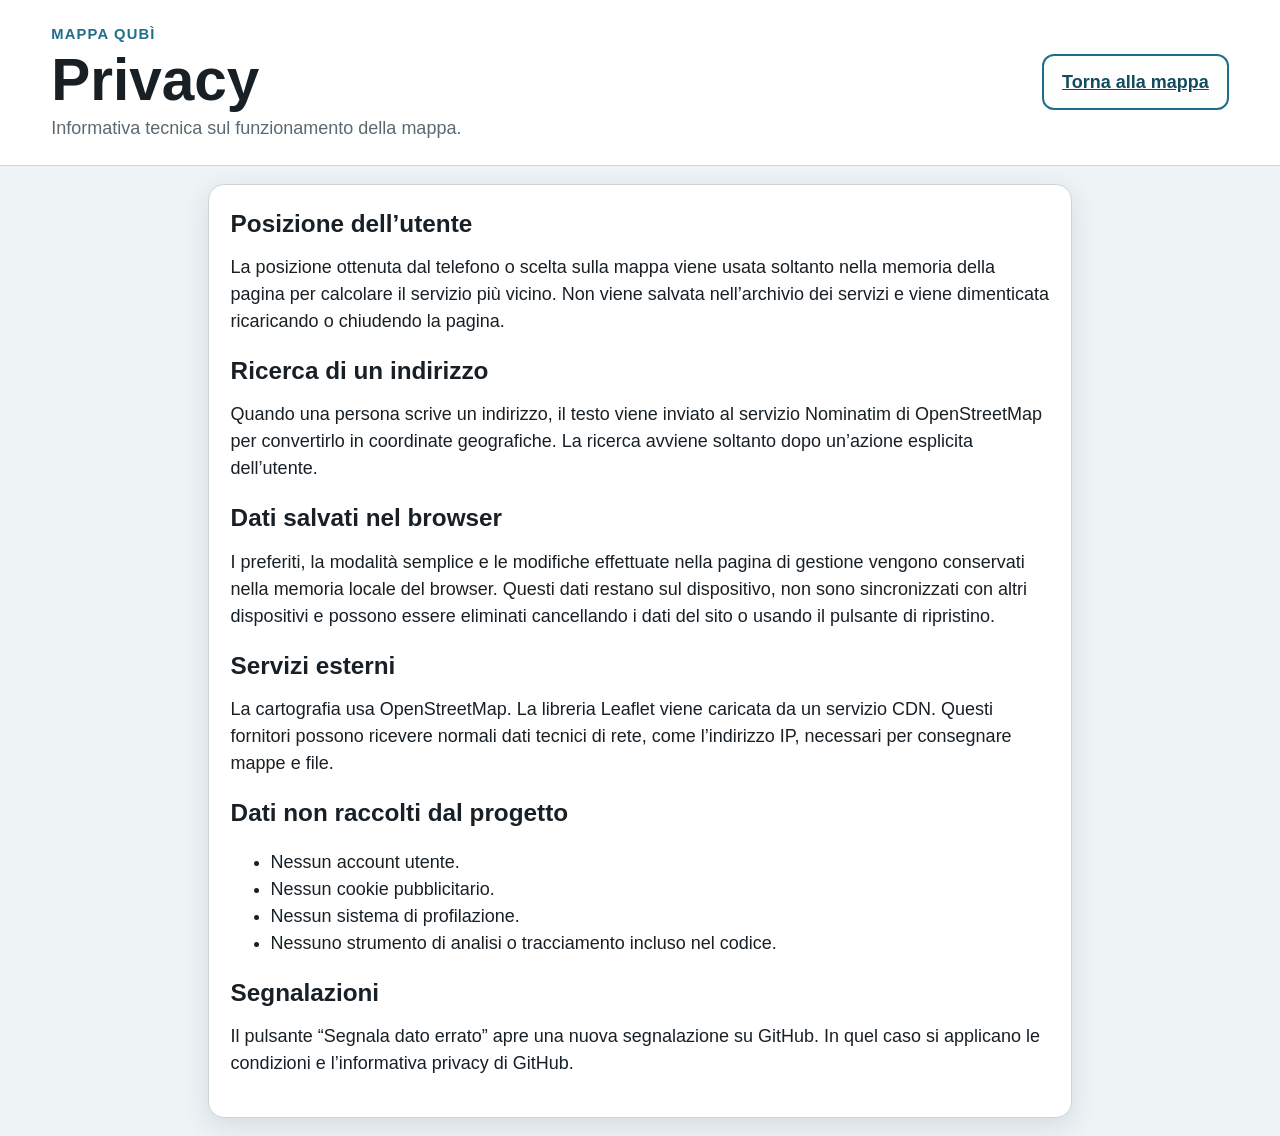
<file: privacy.html>
<!doctype html>
<html lang="it">
<head>
  <meta charset="utf-8">
  <meta name="viewport" content="width=device-width,initial-scale=1">
  <meta name="theme-color" content="#1f6f8b">
  <title>Privacy · Mappa QuBì</title>
  <link rel="stylesheet" href="./styles.css?v=7">
  <link rel="stylesheet" href="./admin.css?v=7">
  <style>
    .privacy-page{max-width:900px;margin:0 auto;padding:1rem}.privacy-page article{padding:1.2rem;border:1px solid var(--border);border-radius:16px;background:#fff;box-shadow:var(--shadow)}
  </style>
</head>
<body>
  <header class="app-header">
    <div><p class="eyebrow">Mappa QuBì</p><h1>Privacy</h1><p class="subtitle">Informativa tecnica sul funzionamento della mappa.</p></div>
    <a class="button secondary" href="./index.html">Torna alla mappa</a>
  </header>
  <main class="privacy-page">
    <article>
      <h2>Posizione dell’utente</h2>
      <p>La posizione ottenuta dal telefono o scelta sulla mappa viene usata soltanto nella memoria della pagina per calcolare il servizio più vicino. Non viene salvata nell’archivio dei servizi e viene dimenticata ricaricando o chiudendo la pagina.</p>

      <h2>Ricerca di un indirizzo</h2>
      <p>Quando una persona scrive un indirizzo, il testo viene inviato al servizio Nominatim di OpenStreetMap per convertirlo in coordinate geografiche. La ricerca avviene soltanto dopo un’azione esplicita dell’utente.</p>

      <h2>Dati salvati nel browser</h2>
      <p>I preferiti, la modalità semplice e le modifiche effettuate nella pagina di gestione vengono conservati nella memoria locale del browser. Questi dati restano sul dispositivo, non sono sincronizzati con altri dispositivi e possono essere eliminati cancellando i dati del sito o usando il pulsante di ripristino.</p>

      <h2>Servizi esterni</h2>
      <p>La cartografia usa OpenStreetMap. La libreria Leaflet viene caricata da un servizio CDN. Questi fornitori possono ricevere normali dati tecnici di rete, come l’indirizzo IP, necessari per consegnare mappe e file.</p>

      <h2>Dati non raccolti dal progetto</h2>
      <ul>
        <li>Nessun account utente.</li>
        <li>Nessun cookie pubblicitario.</li>
        <li>Nessun sistema di profilazione.</li>
        <li>Nessuno strumento di analisi o tracciamento incluso nel codice.</li>
      </ul>

      <h2>Segnalazioni</h2>
      <p>Il pulsante “Segnala dato errato” apre una nuova segnalazione su GitHub. In quel caso si applicano le condizioni e l’informativa privacy di GitHub.</p>
    </article>
  </main>
</body>
</html>
</file>
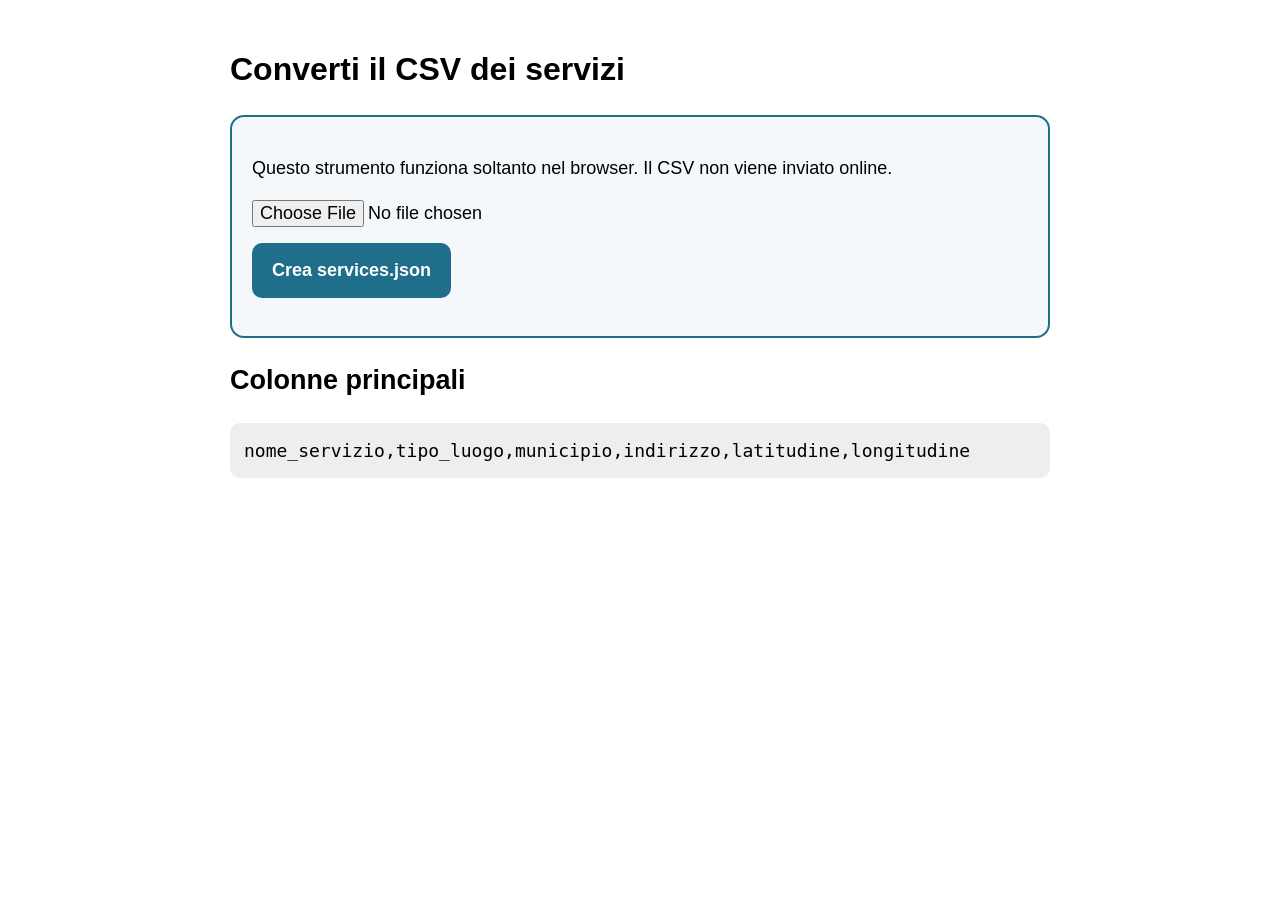
<file: strumenti/converti-csv.html>
<!doctype html>
<html lang="it">
<head>
  <meta charset="utf-8">
  <meta name="viewport" content="width=device-width,initial-scale=1">
  <title>Converti CSV in services.json</title>
  <style>
    body{max-width:820px;margin:0 auto;padding:24px;font:18px Arial;line-height:1.5}
    h1{font-size:2rem}
    .box{padding:20px;border:2px solid #1f6f8b;border-radius:14px;background:#f4f8fa}
    input,button{font:inherit}
    button{display:block;margin-top:16px;padding:14px 20px;border:0;border-radius:10px;color:#fff;background:#1f6f8b;font-weight:700;cursor:pointer}
    pre{white-space:pre-wrap;background:#eee;padding:14px;border-radius:10px}
  </style>
</head>
<body>
  <h1>Converti il CSV dei servizi</h1>
  <div class="box">
    <p>Questo strumento funziona soltanto nel browser. Il CSV non viene inviato online.</p>
    <input id="file" type="file" accept=".csv,text/csv">
    <button id="convert" type="button">Crea services.json</button>
    <p id="status"></p>
  </div>
  <h2>Colonne principali</h2>
  <pre>nome_servizio,tipo_luogo,municipio,indirizzo,latitudine,longitudine</pre>

<script>
function parseCsv(text) {
  const rows=[]; let row=[]; let field=""; let quoted=false;
  for(let i=0;i<text.length;i++){
    const c=text[i], n=text[i+1];
    if(c === '"' && quoted && n === '"'){ field+='"'; i++; }
    else if(c === '"'){ quoted=!quoted; }
    else if(c === ',' && !quoted){ row.push(field); field=""; }
    else if((c === '\n' || c === '\r') && !quoted){
      if(c === '\r' && n === '\n') i++;
      row.push(field); if(row.some(v=>v!=="")) rows.push(row);
      row=[]; field="";
    } else field+=c;
  }
  row.push(field); if(row.some(v=>v!=="")) rows.push(row);
  if(rows.length<2) return [];
  const headers=rows[0].map(h=>h.replace(/^\uFEFF/,"").trim());
  return rows.slice(1).map(values=>{
    const obj={};
    headers.forEach((h,i)=>obj[h]=values[i]??"");
    ["latitudine","longitudine"].forEach(key=>{
      if(obj[key] !== "") obj[key]=Number(String(obj[key]).replace(",","."));
    });
    return obj;
  });
}

document.getElementById("convert").addEventListener("click", async()=>{
  const file=document.getElementById("file").files[0];
  const status=document.getElementById("status");
  if(!file){ status.textContent="Seleziona prima un CSV."; return; }
  try{
    const records=parseCsv(await file.text());
    if(!records.length) throw new Error("Nessuna riga trovata.");
    const blob=new Blob([JSON.stringify(records,null,2)],{type:"application/json"});
    const url=URL.createObjectURL(blob);
    const a=document.createElement("a");
    a.href=url; a.download="services.json"; a.click();
    URL.revokeObjectURL(url);
    status.textContent=`Creato services.json con ${records.length} righe.`;
  }catch(error){
    status.textContent=`Errore: ${error.message}`;
  }
});
</script>
</body>
</html>
</file>
<file: styles.css>
/* ================================================================
   LEAFLET CSS LOCALE
   Evita che la mappa dipenda dal foglio di stile esterno del CDN.
   ================================================================ */

.leaflet-pane,
.leaflet-tile,
.leaflet-marker-icon,
.leaflet-marker-shadow,
.leaflet-tile-container,
.leaflet-pane > svg,
.leaflet-pane > canvas,
.leaflet-zoom-box,
.leaflet-image-layer,
.leaflet-layer {
  position: absolute;
  left: 0;
  top: 0;
}

.leaflet-container {
  overflow: hidden;
  -webkit-tap-highlight-color: transparent;
  background: #ddd;
  outline-offset: 1px;
}

.leaflet-tile,
.leaflet-marker-icon,
.leaflet-marker-shadow {
  user-select: none;
  -webkit-user-drag: none;
}

.leaflet-tile::selection {
  background: transparent;
}

.leaflet-marker-icon,
.leaflet-marker-shadow {
  display: block;
}

.leaflet-container .leaflet-overlay-pane svg {
  max-width: none !important;
  max-height: none !important;
}

.leaflet-container .leaflet-marker-pane img,
.leaflet-container .leaflet-shadow-pane img,
.leaflet-container .leaflet-tile-pane img,
.leaflet-container img.leaflet-image-layer,
.leaflet-container .leaflet-tile {
  max-width: none !important;
  max-height: none !important;
  width: auto;
  padding: 0;
}

.leaflet-container img.leaflet-tile {
  mix-blend-mode: plus-lighter;
}

.leaflet-tile {
  filter: inherit;
  visibility: hidden;
}

.leaflet-tile-loaded {
  visibility: inherit;
}

.leaflet-zoom-box {
  width: 0;
  height: 0;
  box-sizing: border-box;
  z-index: 800;
  border: 2px dotted #38f;
  background: rgba(255, 255, 255, .5);
}

.leaflet-overlay-pane svg {
  user-select: none;
}

.leaflet-pane { z-index: 400; }
.leaflet-tile-pane { z-index: 200; }
.leaflet-overlay-pane { z-index: 400; }
.leaflet-shadow-pane { z-index: 500; }
.leaflet-marker-pane { z-index: 600; }
.leaflet-tooltip-pane { z-index: 650; }
.leaflet-popup-pane { z-index: 700; }

.leaflet-map-pane canvas { z-index: 100; }
.leaflet-map-pane svg { z-index: 200; }

.leaflet-control {
  position: relative;
  z-index: 800;
  pointer-events: auto;
}

.leaflet-top,
.leaflet-bottom {
  position: absolute;
  z-index: 1000;
  pointer-events: none;
}

.leaflet-top { top: 0; }
.leaflet-right { right: 0; }
.leaflet-bottom { bottom: 0; }
.leaflet-left { left: 0; }

.leaflet-control {
  float: left;
  clear: both;
}

.leaflet-right .leaflet-control { float: right; }
.leaflet-top .leaflet-control { margin-top: 10px; }
.leaflet-bottom .leaflet-control { margin-bottom: 10px; }
.leaflet-left .leaflet-control { margin-left: 10px; }
.leaflet-right .leaflet-control { margin-right: 10px; }

.leaflet-fade-anim .leaflet-popup {
  opacity: 0;
  transition: opacity .2s linear;
}

.leaflet-fade-anim .leaflet-map-pane .leaflet-popup {
  opacity: 1;
}

.leaflet-zoom-animated {
  transform-origin: 0 0;
}

.leaflet-zoom-anim .leaflet-zoom-animated {
  transition: transform .25s cubic-bezier(0, 0, .25, 1);
}

.leaflet-zoom-anim .leaflet-tile,
.leaflet-pan-anim .leaflet-tile {
  transition: none;
}

.leaflet-zoom-anim .leaflet-zoom-hide {
  visibility: hidden;
}

.leaflet-interactive {
  cursor: pointer;
}

.leaflet-grab {
  cursor: grab;
}

.leaflet-crosshair,
.leaflet-crosshair .leaflet-interactive {
  cursor: crosshair;
}

.leaflet-dragging .leaflet-grab,
.leaflet-dragging .leaflet-grab .leaflet-interactive {
  cursor: grabbing;
}

.leaflet-marker-icon,
.leaflet-marker-shadow,
.leaflet-image-layer,
.leaflet-pane > svg path,
.leaflet-tile-container {
  pointer-events: none;
}

.leaflet-marker-icon.leaflet-interactive,
.leaflet-image-layer.leaflet-interactive,
.leaflet-pane > svg path.leaflet-interactive,
svg.leaflet-image-layer.leaflet-interactive path {
  pointer-events: auto;
}

.leaflet-bar {
  box-shadow: 0 1px 5px rgba(0, 0, 0, .65);
  border-radius: 4px;
}

.leaflet-bar a {
  display: block;
  width: 30px;
  height: 30px;
  border-bottom: 1px solid #ccc;
  color: #000;
  background: #fff;
  text-align: center;
  text-decoration: none;
  line-height: 30px;
}

.leaflet-bar a:hover,
.leaflet-bar a:focus {
  background: #f4f4f4;
}

.leaflet-bar a:first-child {
  border-top-left-radius: 4px;
  border-top-right-radius: 4px;
}

.leaflet-bar a:last-child {
  border-bottom: none;
  border-bottom-left-radius: 4px;
  border-bottom-right-radius: 4px;
}

.leaflet-bar a.leaflet-disabled {
  cursor: default;
  color: #bbb;
  background: #f4f4f4;
}

.leaflet-control-zoom-in,
.leaflet-control-zoom-out {
  font: bold 22px/30px Arial, Helvetica, sans-serif;
  text-indent: 1px;
}

.leaflet-control-attribution {
  margin: 0;
  padding: 0 5px;
  color: #333;
  background: rgba(255, 255, 255, .8);
  font-size: 11px;
  line-height: 1.4;
}

.leaflet-control-attribution a {
  color: #0078a8;
  text-decoration: none;
}

.leaflet-control-attribution a:hover {
  text-decoration: underline;
}

.leaflet-popup {
  position: absolute;
  margin-bottom: 20px;
  text-align: center;
}

.leaflet-popup-content-wrapper {
  padding: 1px;
  border-radius: 12px;
  background: #fff;
  box-shadow: 0 3px 14px rgba(0, 0, 0, .4);
  text-align: left;
}

.leaflet-popup-content {
  min-width: 160px;
  margin: 13px 24px 13px 20px;
  line-height: 1.4;
}

.leaflet-popup-tip-container {
  position: absolute;
  left: 50%;
  width: 40px;
  height: 20px;
  margin-left: -20px;
  overflow: hidden;
  pointer-events: none;
}

.leaflet-popup-tip {
  width: 17px;
  height: 17px;
  margin: -10px auto 0;
  padding: 1px;
  background: #fff;
  transform: rotate(45deg);
  box-shadow: 3px 3px 15px rgba(0, 0, 0, .4);
}

.leaflet-container a.leaflet-popup-close-button {
  position: absolute;
  z-index: 10;
  top: 0;
  right: 0;
  width: 24px;
  height: 24px;
  border: none;
  color: #757575;
  background: transparent;
  text-align: center;
  text-decoration: none;
  font: 22px/24px Tahoma, Verdana, sans-serif;
}

.leaflet-container a.leaflet-popup-close-button:hover {
  color: #585858;
}

.leaflet-tooltip {
  position: absolute;
  padding: 6px;
  border: 1px solid #fff;
  border-radius: 3px;
  color: #222;
  background: #fff;
  box-shadow: 0 1px 3px rgba(0, 0, 0, .4);
  white-space: nowrap;
  user-select: none;
  pointer-events: none;
  font-size: 12px;
}

.leaflet-tooltip.leaflet-interactive {
  cursor: pointer;
  pointer-events: auto;
}


:root {
  --primary: #1f6f8b;
  --primary-dark: #134c61;
  --accent: #f2c94c;
  --text: #182026;
  --muted: #5d6970;
  --surface: #ffffff;
  --surface-soft: #f3f7f9;
  --border: #cbd5da;
  --danger: #b42318;
  --shadow: 0 8px 26px rgba(25, 55, 70, .12);
  font-family: Arial, Helvetica, sans-serif;
}

* { box-sizing: border-box; }

html { font-size: 18px; }

body {
  margin: 0;
  color: var(--text);
  background: #eef3f5;
  line-height: 1.5;
}

button, select, input { font: inherit; }

button:focus-visible,
select:focus-visible,
input:focus-visible,
summary:focus-visible {
  outline: 4px solid rgba(31, 111, 139, .3);
  outline-offset: 3px;
}

.app-header {
  display: flex;
  justify-content: space-between;
  gap: 1rem;
  align-items: center;
  padding: 1.25rem clamp(1rem, 4vw, 3rem);
  background: var(--surface);
  border-bottom: 1px solid var(--border);
}

h1, h2, p { margin-top: 0; }

h1 {
  margin-bottom: .25rem;
  font-size: clamp(2rem, 5vw, 3.25rem);
  line-height: 1.05;
}

h2 {
  margin-bottom: .65rem;
  font-size: 1.35rem;
}

.eyebrow {
  margin-bottom: .25rem;
  color: var(--primary);
  font-size: .82rem;
  font-weight: 800;
  letter-spacing: .08em;
  text-transform: uppercase;
}

.subtitle, .helper, .status { color: var(--muted); }

.subtitle { margin-bottom: 0; }

.header-actions,
.small-actions {
  display: flex;
  flex-wrap: wrap;
  gap: .55rem;
}

.layout {
  display: grid;
  grid-template-columns: minmax(290px, 390px) 1fr;
  gap: 1rem;
  padding: 1rem;
  max-width: 1600px;
  margin: 0 auto;
}

.controls {
  display: flex;
  flex-direction: column;
  gap: .9rem;
}

.step-card,
.result-card,
.details-panel,
.service-list-section {
  background: var(--surface);
  border: 1px solid var(--border);
  border-radius: 16px;
  box-shadow: var(--shadow);
}

.step-card {
  display: grid;
  grid-template-columns: 46px 1fr;
  gap: .8rem;
  padding: 1rem;
}

.step-number {
  display: grid;
  place-items: center;
  width: 46px;
  height: 46px;
  border-radius: 50%;
  color: white;
  background: var(--primary);
  font-size: 1.4rem;
  font-weight: 800;
}

.large-select {
  width: 100%;
  min-height: 58px;
  padding: .7rem .85rem;
  border: 2px solid var(--border);
  border-radius: 12px;
  background: white;
}

.button-stack {
  display: grid;
  gap: .55rem;
}

.button {
  min-height: 44px;
  padding: .7rem 1rem;
  border: 2px solid var(--primary);
  border-radius: 12px;
  cursor: pointer;
  font-weight: 750;
}

.button.large { min-height: 58px; }

.button.primary {
  color: white;
  background: var(--primary);
}

.button.primary:hover { background: var(--primary-dark); }

.button.secondary {
  color: var(--primary-dark);
  background: white;
}

.button.ghost {
  color: var(--text);
  background: transparent;
  border-color: var(--border);
}

.button.compact {
  min-height: 38px;
  padding: .45rem .75rem;
}

.municipio-grid {
  display: grid;
  grid-template-columns: repeat(3, 1fr);
  gap: .45rem;
}

.municipio-button {
  min-height: 46px;
  border: 2px solid var(--municipio-color);
  border-radius: 10px;
  color: var(--municipio-color);
  background: white;
  cursor: pointer;
  font-weight: 800;
}

.municipio-button.active {
  color: white;
  background: var(--municipio-color);
}

.status {
  min-height: 1.6rem;
  margin: .65rem 0 0;
}

.result-card {
  padding: 1rem;
  border-width: 3px;
  border-color: var(--accent);
}

.result-empty { color: var(--muted); }

.result-name {
  margin-bottom: .35rem;
  font-size: 1.25rem;
  font-weight: 850;
}

.result-distance {
  display: inline-block;
  margin: .35rem 0;
  padding: .35rem .65rem;
  border-radius: 999px;
  color: #4f3f00;
  background: #fff3b5;
  font-weight: 800;
}

.result-link {
  display: inline-block;
  margin-top: .6rem;
  color: var(--primary-dark);
  font-weight: 800;
}

.details-panel { padding: .9rem 1rem; }

.details-panel summary {
  cursor: pointer;
  font-weight: 800;
}

.check-row {
  display: flex;
  align-items: center;
  gap: .65rem;
  margin: .8rem 0;
}

.check-row input {
  width: 24px;
  height: 24px;
}

.map-section {
  position: relative;
  min-height: 760px;
  overflow: hidden;
  background: #dce7eb;
  border: 1px solid var(--border);
  border-radius: 16px;
  box-shadow: var(--shadow);
}

#map {
  width: 100%;
  min-height: 760px;
  height: 100%;
}

.map-hint {
  position: absolute;
  z-index: 1200;
  top: 1rem;
  left: 50%;
  transform: translateX(-50%);
  max-width: calc(100% - 2rem);
  padding: .8rem 1rem;
  border: 2px solid #8a6a00;
  border-radius: 12px;
  background: #fff3b5;
  font-weight: 800;
  text-align: center;
}

.legend {
  position: absolute;
  z-index: 1000;
  left: 1rem;
  bottom: 1rem;
  max-height: 290px;
  min-width: 210px;
  overflow: auto;
  padding: .8rem 1rem;
  border: 2px solid #53656d;
  border-radius: 12px;
  background: rgba(255, 255, 255, .96);
  box-shadow: var(--shadow);
}

.legend h2 { font-size: 1rem; }

.legend-row {
  display: flex;
  align-items: center;
  gap: .55rem;
  margin: .35rem 0;
  font-size: .88rem;
}

.legend-dot {
  flex: 0 0 auto;
  width: 14px;
  height: 14px;
  border: 1px solid #333;
  border-radius: 50%;
}

.service-list-section {
  max-width: 1600px;
  margin: 0 auto 1rem;
  padding: 1.1rem;
}

.section-heading {
  display: flex;
  justify-content: space-between;
  align-items: end;
  gap: 1rem;
}

.count-badge {
  padding: .35rem .7rem;
  border-radius: 999px;
  color: white;
  background: var(--primary);
  white-space: nowrap;
}

.service-list {
  display: grid;
  grid-template-columns: repeat(auto-fit, minmax(255px, 1fr));
  gap: .8rem;
}

.service-card {
  padding: .9rem;
  border: 1px solid var(--border);
  border-radius: 12px;
  background: var(--surface-soft);
}

.service-card h3 {
  margin: 0 0 .4rem;
  font-size: 1.05rem;
}

.service-card p { margin: .25rem 0; }

.service-type {
  display: inline-block;
  margin-bottom: .5rem;
  padding: .2rem .5rem;
  border-radius: 999px;
  color: white;
  background: var(--primary);
  font-size: .78rem;
  font-weight: 800;
}

.privacy-dialog {
  max-width: 620px;
  border: 0;
  border-radius: 18px;
  box-shadow: 0 20px 70px rgba(0, 0, 0, .3);
}

.privacy-dialog::backdrop {
  background: rgba(0, 0, 0, .55);
}

.dialog-content { padding: 1rem; }

footer {
  padding: 1rem;
  color: #44525a;
  text-align: center;
}

.hidden { display: none !important; }

.sr-only {
  position: absolute;
  width: 1px;
  height: 1px;
  overflow: hidden;
  clip: rect(0, 0, 0, 0);
}

.noscript {
  padding: 1rem;
  color: white;
  background: var(--danger);
  font-weight: 800;
}

.leaflet-popup-content {
  font-size: 16px;
  line-height: 1.45;
}

@media (max-width: 950px) {
  html { font-size: 17px; }

  .app-header {
    align-items: flex-start;
    flex-direction: column;
  }

  .layout { grid-template-columns: 1fr; }

  .map-section,
  #map {
    min-height: 600px;
  }

  .legend {
    max-height: 210px;
    min-width: 180px;
  }
}

@media (max-width: 560px) {
  .layout { padding: .6rem; }

  .app-header { padding: 1rem; }

  .municipio-grid { grid-template-columns: repeat(3, 1fr); }

  .map-section,
  #map {
    min-height: 520px;
  }

  .legend {
    right: .6rem;
    left: .6rem;
    bottom: .6rem;
    max-height: 155px;
    min-width: auto;
  }
}
</file>
<file: admin.css>
/* Componenti aggiuntivi della mappa e della gestione dati QuBì */

.form-field {
  display: grid;
  gap: .35rem;
}

.form-field > span,
.form-field label > span {
  font-weight: 750;
}

.form-field input,
.form-field select,
.form-field textarea {
  width: 100%;
  min-height: 2.75rem;
  padding: .7rem;
  border: 2px solid var(--border);
  border-radius: .65rem;
  background: #fff;
  color: inherit;
  font: inherit;
}

.form-field textarea {
  min-height: 6rem;
  resize: vertical;
}

.public-field input,
.public-field select {
  min-height: 52px;
}

.filter-stack {
  display: grid;
  gap: .75rem;
}

.inline-checks {
  display: grid;
  grid-template-columns: 1fr;
  gap: .2rem;
}

.compact-check {
  margin: .2rem 0;
}

.address-location-box {
  display: grid;
  gap: .55rem;
  margin-top: .8rem;
  padding: .8rem;
  border: 1px solid rgba(31, 111, 139, .22);
  border-radius: .75rem;
  background: rgba(31, 111, 139, .05);
}

.location-secondary-actions {
  margin-top: .65rem;
}

.address-results,
.geocode-result {
  display: grid;
  gap: .45rem;
  margin-top: .55rem;
  padding: .75rem;
  border: 1px solid rgba(31, 111, 139, .25);
  border-radius: .65rem;
  background: #fff;
}

.address-result-button {
  width: 100%;
  padding: .65rem .75rem;
  border: 1px solid rgba(0, 0, 0, .22);
  border-radius: .55rem;
  background: #fff;
  color: inherit;
  font: inherit;
  text-align: left;
  cursor: pointer;
}

.address-result-button:hover,
.address-result-button:focus-visible {
  border-color: var(--primary);
  outline: 3px solid rgba(31, 111, 139, .16);
}

.active-filter-summary {
  margin: .2rem 0 1rem;
  color: var(--muted);
}

.expanded-service-card {
  display: flex;
  flex-direction: column;
}

.service-card-heading {
  display: flex;
  align-items: flex-start;
  justify-content: space-between;
  gap: .75rem;
}

.favorite-star {
  flex: 0 0 auto;
  width: 2.7rem;
  height: 2.7rem;
  border: 1px solid var(--border);
  border-radius: 999px;
  color: #7b5e00;
  background: #fff;
  cursor: pointer;
  font-size: 1.65rem;
  line-height: 1;
}

.service-actions {
  display: flex;
  flex-wrap: wrap;
  gap: .45rem;
  margin-top: auto;
  padding-top: .75rem;
}

.service-actions .button {
  text-decoration: none;
  text-align: center;
}

.compact-actions {
  margin-top: .75rem;
}

.compact-actions .button {
  min-height: 36px;
  padding: .4rem .55rem;
  font-size: .84rem;
}

.text-button {
  align-self: flex-start;
  margin-top: .65rem;
  padding: 0;
  border: 0;
  color: var(--primary-dark);
  background: transparent;
  cursor: pointer;
  font: inherit;
  font-weight: 800;
  text-decoration: underline;
}

.verification-badge {
  display: inline-block;
  margin: .35rem 0 .6rem !important;
  padding: .28rem .55rem;
  border-radius: 999px;
  font-size: .78rem;
  font-weight: 800;
}

.verification-badge.verified {
  color: #155c34;
  background: rgba(28, 123, 68, .12);
}

.verification-badge.stale {
  color: #7d5510;
  background: #fff3b5;
}

.empty-state {
  grid-column: 1 / -1;
  padding: 1rem;
  border-radius: .7rem;
  background: var(--surface-soft);
}

.simple-mode {
  font-size: 1.08em;
}

.simple-mode .advanced-public-filter {
  display: none !important;
}

.simple-mode .controls {
  gap: 1rem;
}

.simple-mode .button,
.simple-mode input,
.simple-mode select {
  min-height: 60px;
}

.dialog-heading {
  display: flex;
  align-items: flex-start;
  justify-content: space-between;
  gap: 1rem;
}

.icon-button {
  flex: 0 0 auto;
  min-width: 2.7rem;
  min-height: 2.7rem;
  border: 1px solid rgba(0, 0, 0, .22);
  border-radius: 999px;
  background: #fff;
  font-size: 1.7rem;
  line-height: 1;
  cursor: pointer;
}

.wide-dialog {
  width: min(960px, calc(100vw - 2rem));
  max-width: 960px;
}

.wide-dialog .dialog-content {
  max-height: min(88vh, 940px);
  overflow-y: auto;
}

.form-grid {
  display: grid;
  grid-template-columns: repeat(2, minmax(0, 1fr));
  gap: .85rem;
}

.full-field {
  grid-column: 1 / -1;
}

.coordinate-actions,
.dialog-actions,
.management-toolbar,
.management-item-actions {
  display: flex;
  flex-wrap: wrap;
  gap: .65rem;
}

.dialog-actions {
  justify-content: flex-end;
  margin-top: 1.2rem;
}

.form-status,
.data-status {
  margin: .8rem 0 0;
  padding: .75rem;
  border-radius: .65rem;
  background: rgba(31, 111, 139, .08);
  line-height: 1.45;
}

.form-status:empty {
  display: none;
}

.form-status.error,
.geocode-result.error {
  color: #7d1f1f;
  background: rgba(165, 37, 37, .09);
  border-color: rgba(165, 37, 37, .3);
}

.form-status.success,
.geocode-result.success {
  color: #155c34;
  background: rgba(28, 123, 68, .08);
  border-color: rgba(28, 123, 68, .3);
}

.danger-button {
  border-color: #9d2d2d !important;
  color: #812323 !important;
}

.instruction-list {
  padding-left: 1.4rem;
  line-height: 1.55;
}

.instruction-list li + li {
  margin-top: .45rem;
}

.csv-table-wrapper {
  margin: 1rem 0;
  overflow-x: auto;
  border: 1px solid rgba(0, 0, 0, .14);
  border-radius: .75rem;
}

.csv-guide-table {
  width: 100%;
  min-width: 720px;
  border-collapse: collapse;
  background: #fff;
}

.csv-guide-table th,
.csv-guide-table td {
  padding: .65rem .75rem;
  border-bottom: 1px solid rgba(0, 0, 0, .1);
  text-align: left;
  vertical-align: top;
}

.csv-guide-table th {
  position: sticky;
  top: 0;
  z-index: 1;
  background: #eef6f8;
}

.import-mode,
.coordinate-details,
.address-search-block {
  margin: 1rem 0;
  padding: .9rem;
  border: 1px solid rgba(31, 111, 139, .2);
  border-radius: .75rem;
}

.import-mode {
  display: grid;
  gap: .75rem;
}

.import-mode label {
  display: flex;
  align-items: flex-start;
  gap: .65rem;
  cursor: pointer;
}

.import-mode input {
  margin-top: .25rem;
}

.coordinate-details summary {
  cursor: pointer;
  font-weight: 750;
}

.coordinate-details[open] summary {
  margin-bottom: .75rem;
}

code {
  font-family: ui-monospace, SFMono-Regular, Consolas, monospace;
  font-size: .94em;
}

/* Pagina di gestione */
.management-page {
  min-height: 100vh;
}

.management-header h1 {
  font-size: clamp(1.8rem, 4vw, 2.7rem);
}

.management-main {
  display: grid;
  gap: 1rem;
  max-width: 1450px;
  margin: 0 auto;
  padding: 1rem;
}

.management-notice,
.management-toolbar,
.management-list-panel,
.summary-card {
  border: 1px solid var(--border);
  border-radius: 16px;
  background: var(--surface);
  box-shadow: var(--shadow);
}

.management-notice {
  padding: 1rem;
  border-left: 8px solid var(--primary);
}

.management-notice h2,
.management-notice p {
  margin-bottom: .4rem;
}

.management-toolbar {
  padding: 1rem;
}

.management-summary-grid {
  display: grid;
  grid-template-columns: repeat(3, minmax(0, 1fr));
  gap: .8rem;
}

.summary-card {
  display: grid;
  gap: .15rem;
  padding: 1rem;
  text-align: center;
}

.summary-card span {
  color: var(--primary-dark);
  font-size: 2.2rem;
  font-weight: 900;
}

.warning-card span {
  color: #8a5c00;
}

.management-list-panel {
  padding: 1rem;
}

.management-list-heading {
  display: flex;
  align-items: end;
  justify-content: space-between;
  gap: 1rem;
}

.management-search {
  width: min(430px, 100%);
}

.validation-summary {
  margin: .8rem 0;
  padding: .75rem;
  border-radius: .65rem;
}

.validation-summary.success {
  color: #155c34;
  background: rgba(28, 123, 68, .08);
}

.validation-summary.warning {
  color: #6d4c0d;
  background: #fff6cf;
}

.management-service-list {
  display: grid;
  gap: .7rem;
}

.management-service-item {
  display: grid;
  grid-template-columns: minmax(0, 1fr) auto;
  gap: 1rem;
  align-items: center;
  padding: .9rem;
  border: 1px solid var(--border);
  border-radius: 12px;
  background: var(--surface-soft);
}

.management-service-item h3,
.management-service-item p {
  margin: .2rem 0;
}

.management-item-actions {
  justify-content: flex-end;
}

.data-quality {
  display: inline-block;
  margin-top: .45rem;
  padding: .3rem .5rem;
  border-radius: .5rem;
  font-size: .83rem;
}

.data-quality.good {
  color: #155c34;
  background: rgba(28, 123, 68, .1);
}

.data-quality.warning {
  color: #6d4c0d;
  background: #fff3b5;
}

.data-quality summary {
  cursor: pointer;
  font-weight: 750;
}

.data-quality ul {
  margin: .5rem 0 0;
  padding-left: 1.2rem;
}

.editor-map-wrap {
  margin-top: 1rem;
  padding: .8rem;
  border: 1px solid var(--border);
  border-radius: .75rem;
  background: var(--surface-soft);
}

#editorMap {
  width: 100%;
  height: 360px;
  border-radius: .65rem;
}

@media (max-width: 850px) {
  .management-summary-grid {
    grid-template-columns: 1fr;
  }

  .management-list-heading,
  .management-service-item {
    grid-template-columns: 1fr;
    align-items: stretch;
  }

  .management-list-heading {
    display: grid;
  }

  .management-item-actions {
    justify-content: flex-start;
  }
}

@media (max-width: 680px) {
  .form-grid {
    grid-template-columns: 1fr;
  }

  .full-field {
    grid-column: auto;
  }

  .dialog-actions,
  .coordinate-actions,
  .management-toolbar,
  .management-item-actions,
  .service-actions {
    flex-direction: column;
  }

  .dialog-actions .button,
  .coordinate-actions .button,
  .management-toolbar .button,
  .management-item-actions .button,
  .service-actions .button,
  .service-actions a {
    width: 100%;
  }

  .wide-dialog {
    width: calc(100vw - .8rem);
  }
}
</file>
